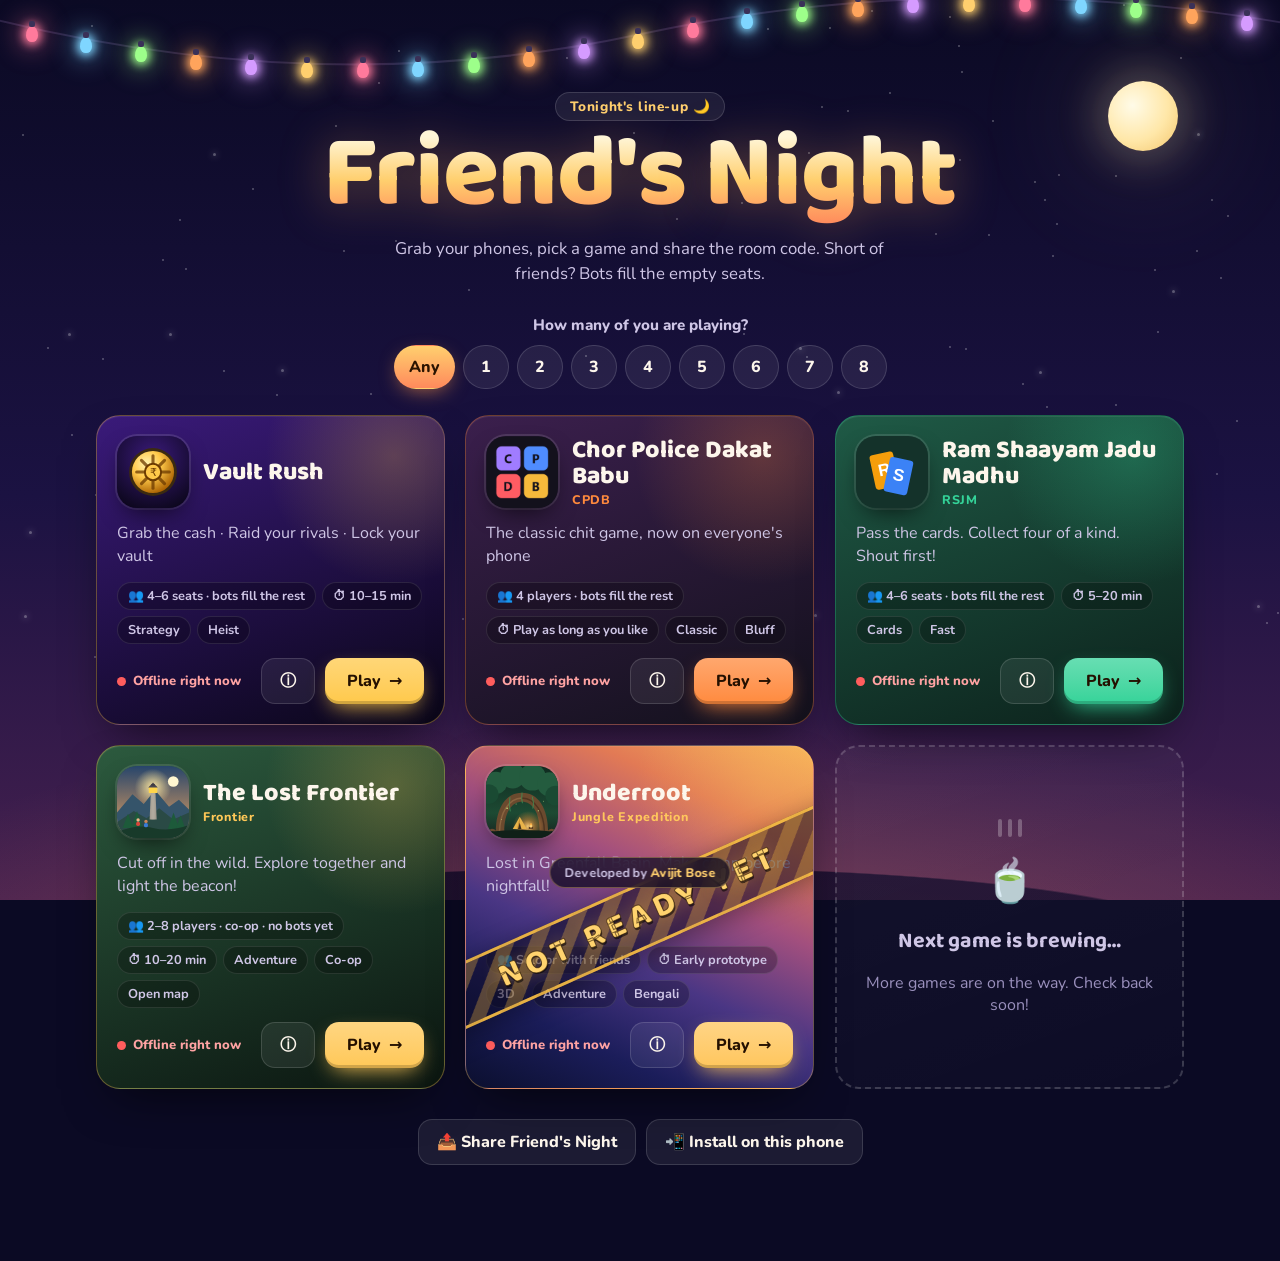
<file: hub/index.html>
<!doctype html>
<html lang="en">
<head>
  <meta charset="utf-8" />
  <meta name="viewport" content="width=device-width, initial-scale=1, viewport-fit=cover" />
  <title>Friend's Night</title>
  <meta name="description" content="Friend's Night: party games for your phone. Pick a game, share the room code, bots fill the empty seats. Developed by Avijit Bose." />
  <meta name="author" content="Avijit Bose" />
  <meta name="theme-color" content="#0d0b26" />
  <meta property="og:title" content="Friend's Night" />
  <meta property="og:description" content="Party games for your phone. Developed by Avijit Bose." />
  <link rel="icon" href="icon.svg" type="image/svg+xml" />
  <link rel="apple-touch-icon" href="icons/icon-192.png" />
  <link rel="manifest" href="manifest.webmanifest" />
  <link rel="preconnect" href="https://fonts.googleapis.com" />
  <link rel="preconnect" href="https://fonts.gstatic.com" crossorigin />
  <link href="https://fonts.googleapis.com/css2?family=Baloo+2:wght@600;700;800&family=Nunito:wght@500;700;800&display=swap" rel="stylesheet" />
  <link rel="stylesheet" href="style.css" />
</head>
<body>
  <!-- night sky scenery (decorative) -->
  <div class="sky" aria-hidden="true">
    <div class="stars" id="stars"></div>
    <div class="moon"></div>
    <svg class="lights" viewBox="0 0 1200 140" preserveAspectRatio="none" id="lights">
      <path class="wire" d="M-20 18 Q 300 120 600 40 T 1220 30" />
    </svg>
    <div class="lanterns" id="lanterns"></div>
    <div class="horizon"></div>
  </div>

  <main class="page">
    <header class="hero">
      <p class="eyebrow">Tonight's line-up 🌙</p>
      <h1 class="title"><span>Friend's</span> <span>Night</span></h1>
      <p class="sub">Grab your phones, pick a game and share the room code. Short of friends? Bots fill the empty seats.</p>
    </header>

    <section class="picker" aria-labelledby="picker-label">
      <p id="picker-label">How many of you are playing?</p>
      <div class="chips" role="radiogroup" aria-labelledby="picker-label" id="chips"></div>
    </section>

    <section class="grid" id="grid" aria-label="Games" aria-live="polite"></section>

    <section class="actions">
      <button class="btn ghost" id="share-btn" type="button">📤 Share Friend's Night</button>
      <button class="btn ghost" id="install-btn" type="button" hidden>📲 Install on this phone</button>
    </section>
  </main>

  <!-- game details sheet -->
  <div class="sheet-wrap" id="sheet" hidden>
    <div class="sheet-backdrop" data-close></div>
    <div class="sheet" role="dialog" aria-modal="true" aria-labelledby="sheet-title" tabindex="-1">
      <button class="sheet-x" type="button" data-close aria-label="Close">✕</button>
      <div class="sheet-body" id="sheet-body"></div>
    </div>
  </div>

  <!-- share sheet -->
  <div class="sheet-wrap" id="share" hidden>
    <div class="sheet-backdrop" data-close></div>
    <div class="sheet share-sheet" role="dialog" aria-modal="true" aria-labelledby="share-title" tabindex="-1">
      <button class="sheet-x" type="button" data-close aria-label="Close">✕</button>
      <h2 id="share-title">Bring your friends</h2>
      <p>Friends sitting with you can scan this with their phone camera.</p>
      <div class="qr" id="qr" aria-label="QR code for this page"></div>
      <p class="share-url" id="share-url"></p>
      <button class="btn primary" id="copy-btn" type="button">Copy link</button>
    </div>
  </div>

  <!-- launch transition -->
  <div class="launch" id="launch" aria-live="assertive" hidden>
    <img class="launch-icon" id="launch-icon" alt="" />
    <p class="launch-title" id="launch-title"></p>
    <p class="launch-note" id="launch-note"></p>
    <div class="launch-dots" aria-hidden="true"><i></i><i></i><i></i></div>
  </div>

  <div class="toast" id="toast" role="status"></div>

  <!-- watermark: must stay visible on every screen (owner's rule) -->
  <footer class="credit" aria-label="Credits">Developed by <b>Avijit Bose</b></footer>

  <script src="app.js" defer></script>
</body>
</html>
</file>
<file: hub/style.css>
/* Friend's Night — hub page. Night sky + fairy lights theme, phone-first. */
:root {
  --sky-top: #0b0a24;
  --sky-mid: #1b1242;
  --sky-low: #45204f;
  --ink: #fdf6ec;
  --ink-soft: #cfc6e6;
  --ink-dim: #9a90bd;
  --warm: #ffcf6e;
  --warm-2: #ff8a5c;
  --pink: #ff6fa8;
  --glass: rgba(255, 255, 255, 0.07);
  --glass-line: rgba(255, 255, 255, 0.14);
  --card-radius: 24px;
  --font-display: "Baloo 2", "Nunito", system-ui, sans-serif;
  --font-body: "Nunito", system-ui, -apple-system, "Segoe UI", sans-serif;
  --ease-out: cubic-bezier(.2, .8, .2, 1);
  --ease-spring: cubic-bezier(.34, 1.56, .64, 1);
  color-scheme: dark;
}

* { box-sizing: border-box; }
html { -webkit-text-size-adjust: 100%; }
body {
  margin: 0;
  min-height: 100dvh;
  font-family: var(--font-body);
  color: var(--ink);
  background: var(--sky-top);
  overflow-x: hidden;
  -webkit-tap-highlight-color: transparent;
}
button { font: inherit; color: inherit; }
img { max-width: 100%; display: block; }
:focus-visible { outline: 3px solid var(--warm); outline-offset: 3px; border-radius: 12px; }

/* ---------- sky ---------- */
.sky {
  position: fixed; inset: 0; z-index: 0; pointer-events: none; overflow: hidden;
  background:
    radial-gradient(120% 60% at 50% 115%, rgba(255, 138, 92, .35), transparent 60%),
    linear-gradient(180deg, var(--sky-top) 0%, var(--sky-mid) 55%, var(--sky-low) 100%);
}
.stars { position: absolute; inset: 0; }
.star {
  position: absolute; width: 2px; height: 2px; border-radius: 50%; background: #fff;
  opacity: .3; animation: twinkle var(--d, 4s) ease-in-out var(--delay, 0s) infinite;
}
.star.big { width: 3px; height: 3px; box-shadow: 0 0 6px 1px rgba(255, 255, 255, .6); }
@keyframes twinkle { 0%, 100% { opacity: .2; } 50% { opacity: 1; } }

.moon {
  position: absolute; top: 9vh; right: 8vw; width: 70px; height: 70px; border-radius: 50%;
  background: radial-gradient(circle at 35% 35%, #fffbe8, #ffe7a8 55%, #f3c56b);
  box-shadow: 0 0 40px 10px rgba(255, 231, 168, .25), 0 0 120px 40px rgba(255, 231, 168, .08);
  opacity: 0; animation: moonrise 1.6s var(--ease-out) .2s forwards;
}
.moon::after { /* crescent shadow */
  content: ""; position: absolute; inset: -4px -14px 10px 18px; border-radius: 50%;
  background: var(--sky-top); opacity: .0;
}
@keyframes moonrise { from { opacity: 0; transform: translateY(30px); } to { opacity: 1; transform: none; } }

/* fairy lights across the top */
.lights {
  position: absolute; top: 0; left: 0; width: 100%; height: 120px;
  transform-origin: 50% 0; animation: sway 7s ease-in-out infinite;
  overflow: visible;
}
.lights .wire { fill: none; stroke: #2a2246; stroke-width: 2; vector-effect: non-scaling-stroke; }
.bulb {
  position: absolute; width: 12px; height: 16px; margin: -2px 0 0 -6px; border-radius: 50% 50% 50% 50% / 60% 60% 40% 40%;
  background: var(--c); opacity: .15;
  box-shadow: 0 0 10px 3px var(--c), 0 0 26px 8px color-mix(in srgb, var(--c) 40%, transparent);
  animation: bulb-on .35s ease-out var(--on) forwards, glow 3.2s ease-in-out calc(var(--on) + .4s) infinite;
}
.bulb::before { /* little cap */
  content: ""; position: absolute; top: -5px; left: 3px; width: 6px; height: 6px; border-radius: 2px; background: #3a3158;
}
@keyframes bulb-on { 0% { opacity: .15; } 40% { opacity: 1; } 60% { opacity: .4; } 100% { opacity: 1; } }
@keyframes glow { 0%, 100% { filter: brightness(1); } 50% { filter: brightness(.65); } }
.bulbs { position: absolute; inset: 0 0 auto 0; height: 120px; animation: sway 7s ease-in-out infinite; transform-origin: 50% 0; }
@keyframes sway { 0%, 100% { transform: rotate(0deg) translateY(0); } 50% { transform: rotate(.4deg) translateY(3px); } }

/* floating lanterns */
.lantern {
  position: absolute; bottom: -80px; width: 22px; height: 30px; border-radius: 8px 8px 12px 12px;
  background: linear-gradient(180deg, #ffd889, #ff9a4d 70%, #e2583a);
  box-shadow: 0 0 18px 6px rgba(255, 170, 80, .35);
  opacity: 0;
  animation: rise var(--t, 26s) linear var(--delay, 0s) infinite;
}
.lantern::after { content: ""; position: absolute; left: 6px; right: 6px; bottom: 4px; height: 6px; border-radius: 50%; background: #fff3c4; filter: blur(2px); }
@keyframes rise {
  0% { transform: translate(0, 0) scale(var(--s, 1)); opacity: 0; }
  8% { opacity: .9; }
  50% { transform: translate(var(--drift, 30px), -60vh) scale(var(--s, 1)); }
  85% { opacity: .7; }
  100% { transform: translate(0, -120vh) scale(calc(var(--s, 1) * .6)); opacity: 0; }
}
.horizon {
  position: absolute; left: -10%; right: -10%; bottom: -40px; height: 120px;
  background: radial-gradient(60% 100% at 50% 100%, #1a0f2e 60%, transparent 61%);
  opacity: .9;
}

/* ---------- layout ---------- */
.page {
  position: relative; z-index: 1;
  width: min(1120px, 100%); margin: 0 auto;
  padding: calc(env(safe-area-inset-top) + 92px) 16px calc(env(safe-area-inset-bottom) + 96px);
}

.hero { text-align: center; max-width: 640px; margin: 0 auto 28px; }
.eyebrow {
  display: inline-block; margin: 0 0 6px; padding: 4px 14px; border-radius: 99px;
  background: var(--glass); border: 1px solid var(--glass-line);
  font-weight: 800; font-size: .85rem; letter-spacing: .04em; color: var(--warm);
  opacity: 0; animation: up .7s var(--ease-out) .5s forwards;
}
.title {
  margin: 0; font-family: var(--font-display); font-weight: 800; line-height: .95;
  font-size: clamp(3.2rem, 14vw, 6.4rem); letter-spacing: -.01em;
}
.title span {
  display: inline-block; opacity: 0;
  background: linear-gradient(180deg, #fff6d8 10%, var(--warm) 55%, var(--warm-2));
  -webkit-background-clip: text; background-clip: text; color: transparent;
  filter: drop-shadow(0 4px 24px rgba(255, 170, 80, .35));
  animation: pop .9s var(--ease-spring) forwards;
}
.title span:first-child { animation-delay: .7s; }
.title span:last-child { animation-delay: .85s; }
.sub {
  margin: 12px auto 0; color: var(--ink-soft); font-size: 1.05rem; line-height: 1.5; max-width: 30em;
  opacity: 0; animation: up .7s var(--ease-out) 1.05s forwards;
}
@keyframes up { from { opacity: 0; transform: translateY(14px); } to { opacity: 1; transform: none; } }
@keyframes pop { 0% { opacity: 0; transform: translateY(30px) scale(.8) rotate(-3deg); } 100% { opacity: 1; transform: none; } }

/* player-count picker */
.picker { text-align: center; margin: 0 auto 26px; opacity: 0; animation: up .7s var(--ease-out) 1.2s forwards; }
.picker p { margin: 0 0 10px; font-weight: 800; color: var(--ink-soft); font-size: .95rem; }
.chips { display: flex; flex-wrap: wrap; justify-content: center; gap: 8px; }
.chip {
  min-width: 46px; height: 44px; padding: 0 14px; border-radius: 99px; cursor: pointer;
  background: var(--glass); border: 1px solid var(--glass-line); color: var(--ink);
  font-weight: 800; font-size: 1rem;
  transition: background .2s, transform .2s var(--ease-spring), border-color .2s, color .2s;
}
.chip:hover { transform: translateY(-2px); }
.chip[aria-checked="true"] {
  background: linear-gradient(180deg, var(--warm), var(--warm-2)); color: #2a1300; border-color: transparent;
  box-shadow: 0 6px 20px -6px rgba(255, 150, 70, .7);
}

/* ---------- game cards ---------- */
.grid {
  display: grid; gap: 20px;
  grid-template-columns: repeat(auto-fill, minmax(min(100%, 300px), 1fr));
}
.card {
  --accent: var(--warm);
  position: relative; isolation: isolate; overflow: hidden;
  display: flex; flex-direction: column; gap: 14px;
  padding: 20px; min-height: 300px; border-radius: var(--card-radius);
  background: var(--card-bg, linear-gradient(160deg, var(--bg1), var(--bg2)));
  border: 1px solid color-mix(in srgb, var(--accent) 35%, transparent);
  box-shadow: 0 20px 50px -20px rgba(0, 0, 0, .7), inset 0 1px 0 rgba(255, 255, 255, .08);
  transform-style: preserve-3d;
  transform: perspective(900px) rotateX(var(--rx, 0deg)) rotateY(var(--ry, 0deg)) translateY(var(--lift, 0px));
  transition: transform .25s var(--ease-out), box-shadow .3s, opacity .35s, filter .35s;
  opacity: 0; animation: card-in .8s var(--ease-spring) var(--in, 1.3s) forwards;
}
.card.shown { animation: none; opacity: 1; }
@keyframes card-in { from { opacity: 0; transform: perspective(900px) translateY(40px) scale(.94); } to { opacity: 1; } }
.card::before { /* accent glow blob */
  content: ""; position: absolute; z-index: -1; width: 260px; height: 260px; right: -80px; top: -90px; border-radius: 50%;
  background: radial-gradient(circle, color-mix(in srgb, var(--accent) 45%, transparent), transparent 70%);
  opacity: .55; transition: opacity .3s;
}
.card::after { /* shine sweep */
  content: ""; position: absolute; z-index: 2; inset: -50% auto -50% -60%; width: 40%; pointer-events: none;
  background: linear-gradient(100deg, transparent, rgba(255, 255, 255, .16), transparent);
  transform: translateX(-100%) rotate(12deg);
}
.card:hover { --lift: -4px; box-shadow: 0 30px 60px -20px rgba(0, 0, 0, .8), 0 0 0 1px color-mix(in srgb, var(--accent) 60%, transparent), 0 0 40px -10px var(--accent); }
.card:hover::before { opacity: .9; }
.card:hover::after { animation: shine 1s ease-out; }
@keyframes shine { to { transform: translateX(520%) rotate(12deg); } }

.card.dim { filter: saturate(.35) brightness(.7); opacity: .65 !important; }
.card.dim:hover { --lift: 0px; }

.card-top { display: flex; align-items: center; gap: 14px; }
.card-icon {
  flex: none; width: 72px; height: 72px; border-radius: 20px; overflow: hidden;
  box-shadow: 0 10px 24px -8px rgba(0, 0, 0, .7), 0 0 0 2px rgba(255, 255, 255, .12);
  animation: bob 4s ease-in-out infinite; animation-delay: var(--bob, 0s);
  transform: translateZ(30px);
}
.card-icon img { width: 100%; height: 100%; object-fit: cover; }
@keyframes bob { 0%, 100% { translate: 0 0; } 50% { translate: 0 -5px; } }
.card-name { margin: 0; font-family: var(--font-display); font-weight: 800; font-size: 1.55rem; line-height: 1.05; }
.card-name small { display: block; font-family: var(--font-body); font-size: .78rem; font-weight: 800; color: var(--accent); letter-spacing: .06em; margin-top: 4px; }
.card-tag { margin: 0; color: var(--ink-soft); font-size: 1rem; line-height: 1.45; }

.meta { display: flex; flex-wrap: wrap; gap: 6px; margin-top: auto; }
.meta span {
  padding: 4px 10px; border-radius: 99px; font-size: .8rem; font-weight: 700;
  background: rgba(0, 0, 0, .25); border: 1px solid rgba(255, 255, 255, .1); color: var(--ink-soft);
}
.meta .warn { color: #ffd2a8; border-color: rgba(255, 170, 100, .4); }

.card-foot { display: flex; align-items: center; gap: 10px; }
.status { display: inline-flex; align-items: center; gap: 7px; font-size: .82rem; font-weight: 800; color: var(--ink-dim); margin-right: auto; }
.status i { width: 9px; height: 9px; border-radius: 50%; background: #7d7598; }
.status[data-s="online"] { color: #8ff0b8; }
.status[data-s="online"] i { background: #35e08a; box-shadow: 0 0 0 0 rgba(53, 224, 138, .7); animation: ping 2s infinite; }
.status[data-s="waking"] { color: #ffdc8a; }
.status[data-s="waking"] i { background: #ffc24a; animation: blink 1s infinite; }
.status[data-s="offline"] { color: #ffa3a3; }
.status[data-s="offline"] i { background: #ff5d5d; }
@keyframes ping { 0% { box-shadow: 0 0 0 0 rgba(53, 224, 138, .6); } 80%, 100% { box-shadow: 0 0 0 9px rgba(53, 224, 138, 0); } }
@keyframes blink { 50% { opacity: .3; } }

/* "stage": "dev" games: playable, but marked as unfinished */
.status[data-dev][data-s="online"] { color: #ffd38a; }
.status[data-dev][data-s="online"] i { background: #ffb547; animation: ping-dev 2s infinite; }
@keyframes ping-dev { 0% { box-shadow: 0 0 0 0 rgba(255, 181, 71, .6); } 80%, 100% { box-shadow: 0 0 0 9px rgba(255, 181, 71, 0); } }
.dev-mark { /* diagonal watermark across the tile; clicks go straight through it */
  position: absolute; inset: 0; z-index: 1; pointer-events: none; overflow: hidden;
  display: grid; place-items: center; border-radius: inherit;
}
.dev-mark span {
  display: block; width: 170%; padding: 10px 0; text-align: center; transform: rotate(-24deg);
  font-family: var(--font-display); font-weight: 800; letter-spacing: .16em; white-space: nowrap;
  font-size: clamp(1.5rem, 7.4vw, 2.1rem); line-height: 1.1; color: #ffd36e;
  background:
    repeating-linear-gradient(-45deg, rgba(255, 190, 60, .3) 0 14px, rgba(0, 0, 0, 0) 14px 28px),
    rgba(12, 10, 32, .55);
  border-block: 3px solid rgba(255, 196, 70, .85);
  box-shadow: 0 6px 24px rgba(0, 0, 0, .35);
  -webkit-text-stroke: 1px rgba(40, 20, 0, .6);
  text-shadow: 0 2px 0 rgba(0, 0, 0, .55), 0 0 18px rgba(255, 190, 60, .45);
}
.dev-note {
  margin: 14px 0 0; padding: 10px 14px; border-radius: 14px;
  background: rgba(255, 181, 71, .12); border: 1px solid rgba(255, 181, 71, .35); color: #ffe2ae !important;
}

.btn {
  display: inline-flex; align-items: center; justify-content: center; gap: 8px;
  min-height: 46px; padding: 0 18px; border-radius: 14px; border: 0; cursor: pointer;
  font-weight: 800; font-size: 1rem; text-decoration: none;
  transition: transform .18s var(--ease-spring), filter .2s, background .2s;
}
.btn:active { transform: scale(.96); }
.btn.primary {
  color: #241000; background: linear-gradient(180deg, color-mix(in srgb, var(--accent, var(--warm)) 75%, #fff), var(--accent, var(--warm)));
  box-shadow: 0 8px 22px -8px var(--accent, var(--warm)), inset 0 -3px 0 rgba(0, 0, 0, .18);
}
.btn.primary:hover { filter: brightness(1.08); transform: translateY(-1px); }
.btn.ghost { background: var(--glass); border: 1px solid var(--glass-line); color: var(--ink); }
.btn.ghost:hover { background: rgba(255, 255, 255, .12); }
.btn.play { padding: 0 22px; }
.btn.play .arrow { transition: transform .2s var(--ease-spring); }
.btn.play:hover .arrow { transform: translateX(4px); }

/* coming-soon card */
.card.soon {
  --bg1: rgba(255, 255, 255, .04); --bg2: rgba(255, 255, 255, .01);
  border: 2px dashed rgba(255, 255, 255, .18); box-shadow: none;
  align-items: center; justify-content: center; text-align: center; color: var(--ink-dim);
}
.card.soon::before, .card.soon::after { display: none; }
.card.soon .cup { font-size: 2.6rem; animation: bob 3s ease-in-out infinite; }
.card.soon h3 { margin: 0; font-family: var(--font-display); font-size: 1.35rem; color: var(--ink-soft); }
.card.soon p { margin: 0; max-width: 18em; }
.steam { display: flex; gap: 6px; justify-content: center; height: 20px; }
.steam i { width: 4px; height: 18px; border-radius: 4px; background: rgba(255, 255, 255, .25); animation: steam 2.4s ease-in-out infinite; }
.steam i:nth-child(2) { animation-delay: .4s; }
.steam i:nth-child(3) { animation-delay: .8s; }
@keyframes steam { 0% { transform: translateY(6px) scaleY(.4); opacity: 0; } 50% { opacity: 1; } 100% { transform: translateY(-10px) scaleY(1); opacity: 0; } }

.actions { display: flex; flex-wrap: wrap; justify-content: center; gap: 10px; margin-top: 30px; }

/* ---------- sheets ---------- */
.sheet-wrap { position: fixed; inset: 0; z-index: 50; display: flex; align-items: flex-end; justify-content: center; }
.sheet-wrap[hidden] { display: none; }
.sheet-backdrop { position: absolute; inset: 0; background: rgba(5, 4, 18, .66); backdrop-filter: blur(6px); animation: fade .25s ease-out; }
.sheet {
  position: relative; width: min(640px, 100%); max-height: 88dvh; overflow: auto; overscroll-behavior: contain;
  padding: 26px 20px calc(env(safe-area-inset-bottom) + 64px);
  border-radius: 28px 28px 0 0;
  background: linear-gradient(180deg, var(--bg1, #241a4d), var(--bg2, #120d2b));
  border: 1px solid rgba(255, 255, 255, .12); border-bottom: 0;
  box-shadow: 0 -20px 60px rgba(0, 0, 0, .5);
  animation: sheet-up .45s var(--ease-out);
}
.sheet:focus { outline: none; }
@media (min-width: 720px) {
  .sheet-wrap { align-items: center; }
  .sheet { border-radius: 28px; border-bottom: 1px solid rgba(255, 255, 255, .12); padding-bottom: 72px; }
}
@keyframes sheet-up { from { transform: translateY(40px); opacity: 0; } to { transform: none; opacity: 1; } }
@keyframes fade { from { opacity: 0; } }
.sheet-x {
  position: absolute; top: 14px; right: 14px; width: 40px; height: 40px; border-radius: 50%; border: 0; cursor: pointer;
  background: rgba(255, 255, 255, .1); font-size: 1rem;
}
.sheet-head { display: flex; align-items: center; gap: 16px; padding-right: 44px; }
.sheet-head img { width: 84px; height: 84px; border-radius: 22px; box-shadow: 0 10px 30px -8px rgba(0, 0, 0, .7); }
.sheet h2 { margin: 0; font-family: var(--font-display); font-size: 1.8rem; line-height: 1.05; }
.sheet h3 { margin: 22px 0 10px; font-family: var(--font-display); font-size: 1.2rem; color: var(--accent, var(--warm)); }
.sheet p { color: var(--ink-soft); line-height: 1.55; }
.howto { list-style: none; margin: 0; padding: 0; display: grid; gap: 8px; }
.howto li { padding: 10px 14px; border-radius: 14px; background: rgba(0, 0, 0, .22); line-height: 1.45; }
.shots { display: flex; gap: 12px; overflow-x: auto; scroll-snap-type: x mandatory; padding-bottom: 8px; margin: 0 -20px; padding-inline: 20px; }
.shots img { flex: none; width: 170px; aspect-ratio: 9 / 19.5; object-fit: cover; border-radius: 18px; scroll-snap-align: start; background: rgba(0, 0, 0, .3); border: 1px solid rgba(255, 255, 255, .1); }
.sheet-cta { display: flex; gap: 10px; margin-top: 22px; }
.sheet-cta .btn { flex: 1; }

.share-sheet { text-align: center; --bg1: #241a4d; --bg2: #120d2b; }
.share-sheet h2 { padding: 0 40px; }
.qr { width: 220px; height: 220px; margin: 16px auto; padding: 14px; border-radius: 20px; background: #fff; display: grid; place-items: center; }
.qr svg, .qr img { width: 100%; height: 100%; }
.share-url { font-weight: 800; word-break: break-all; color: var(--warm) !important; }

/* ---------- launch transition ---------- */
.launch {
  position: fixed; inset: 0; z-index: 80; display: grid; place-content: center; justify-items: center; gap: 10px; text-align: center; padding: 24px;
  background: radial-gradient(circle at var(--x, 50%) var(--y, 50%), var(--bg1, #2a1d5a), var(--bg2, #0b0a24) 70%);
  clip-path: circle(0 at var(--x, 50%) var(--y, 50%));
  transition: clip-path .6s var(--ease-out);
}
.launch[hidden] { display: none; }
.launch.open { clip-path: circle(150% at var(--x, 50%) var(--y, 50%)); }
.launch-icon { width: 110px; height: 110px; border-radius: 28px; box-shadow: 0 0 0 3px rgba(255, 255, 255, .15), 0 0 60px var(--accent, var(--warm)); animation: pulse 1.4s ease-in-out infinite; }
.launch-title { margin: 8px 0 0; font-family: var(--font-display); font-weight: 800; font-size: 1.8rem; }
.launch-note { margin: 0; color: var(--ink-soft); max-width: 22em; min-height: 1.4em; }
.launch-dots { display: flex; gap: 8px; margin-top: 6px; }
.launch-dots i { width: 10px; height: 10px; border-radius: 50%; background: var(--accent, var(--warm)); animation: dot 1s ease-in-out infinite; }
.launch-dots i:nth-child(2) { animation-delay: .15s; }
.launch-dots i:nth-child(3) { animation-delay: .3s; }
@keyframes pulse { 50% { transform: scale(1.06); } }
@keyframes dot { 0%, 100% { transform: translateY(0); opacity: .4; } 50% { transform: translateY(-8px); opacity: 1; } }

/* ---------- toast ---------- */
.toast {
  position: fixed; left: 50%; bottom: calc(env(safe-area-inset-bottom) + 64px); z-index: 90;
  transform: translate(-50%, 20px); opacity: 0; pointer-events: none;
  padding: 10px 18px; border-radius: 14px; background: #fdf6ec; color: #1b1242; font-weight: 800;
  transition: opacity .25s, transform .25s var(--ease-out);
}
.toast.show { opacity: 1; transform: translate(-50%, 0); }

/* ---------- watermark (always on top, every screen) ---------- */
.credit {
  position: fixed; left: 50%; bottom: calc(env(safe-area-inset-bottom) + 12px); z-index: 1000;
  transform: translateX(-50%); pointer-events: none; white-space: nowrap;
  padding: 6px 14px; border-radius: 99px;
  background: rgba(10, 8, 30, .72); border: 1px solid rgba(255, 207, 110, .35);
  backdrop-filter: blur(8px); -webkit-backdrop-filter: blur(8px);
  color: var(--ink-soft); font-size: .78rem; font-weight: 700; letter-spacing: .02em;
}
.credit b { color: var(--warm); font-weight: 800; }

/* ---------- small screens ---------- */
@media (max-width: 420px) {
  .page { padding-top: calc(env(safe-area-inset-top) + 80px); }
  .moon { width: 52px; height: 52px; top: 7vh; right: 6vw; }
  .card { padding: 18px; min-height: 0; }
  .card-icon { width: 62px; height: 62px; border-radius: 18px; }
  .card-name { font-size: 1.35rem; }
  .chips { gap: 6px; }
  .chip { min-width: 40px; height: 42px; padding: 0 10px; }
}

/* ---------- reduced motion: keep it calm ---------- */
@media (prefers-reduced-motion: reduce) {
  *, *::before, *::after { animation-duration: .01ms !important; animation-iteration-count: 1 !important; transition-duration: .01ms !important; }
  .lantern { display: none; }
  .card { transform: none !important; }
}
</file>
